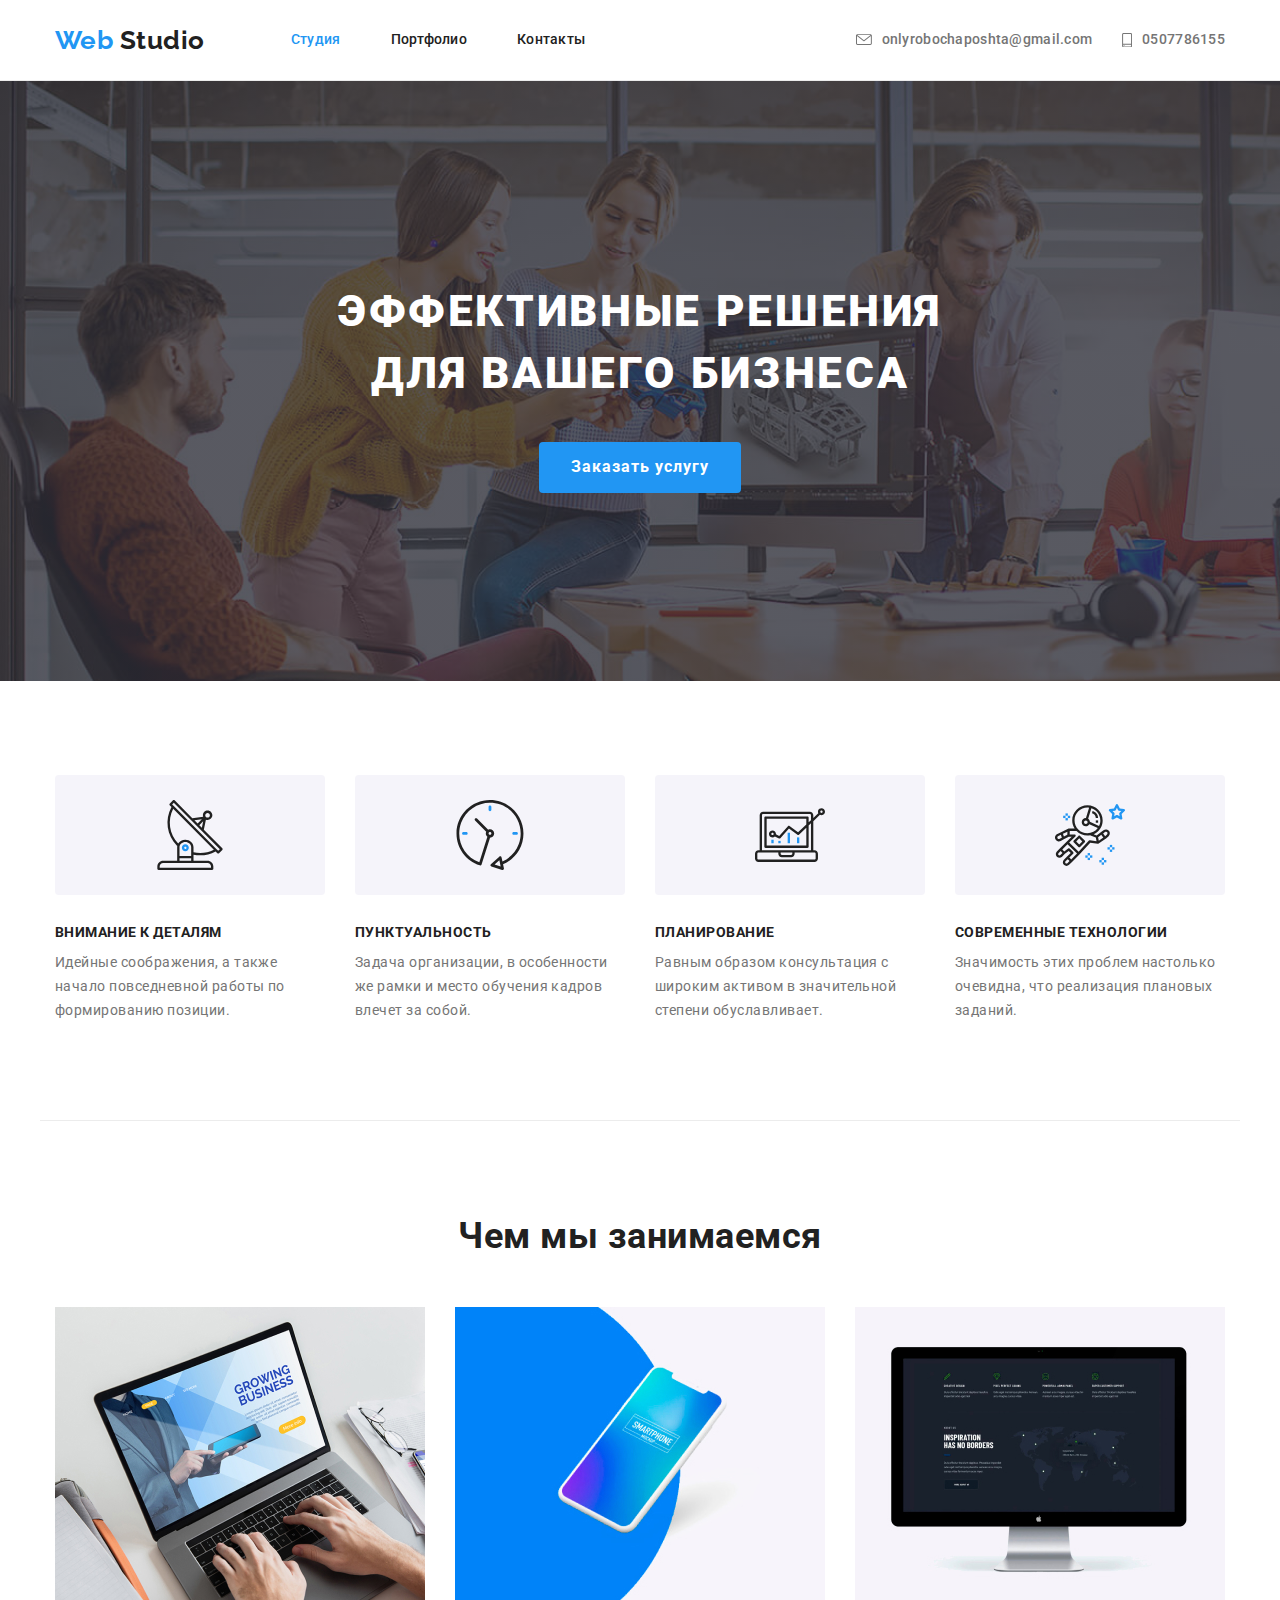
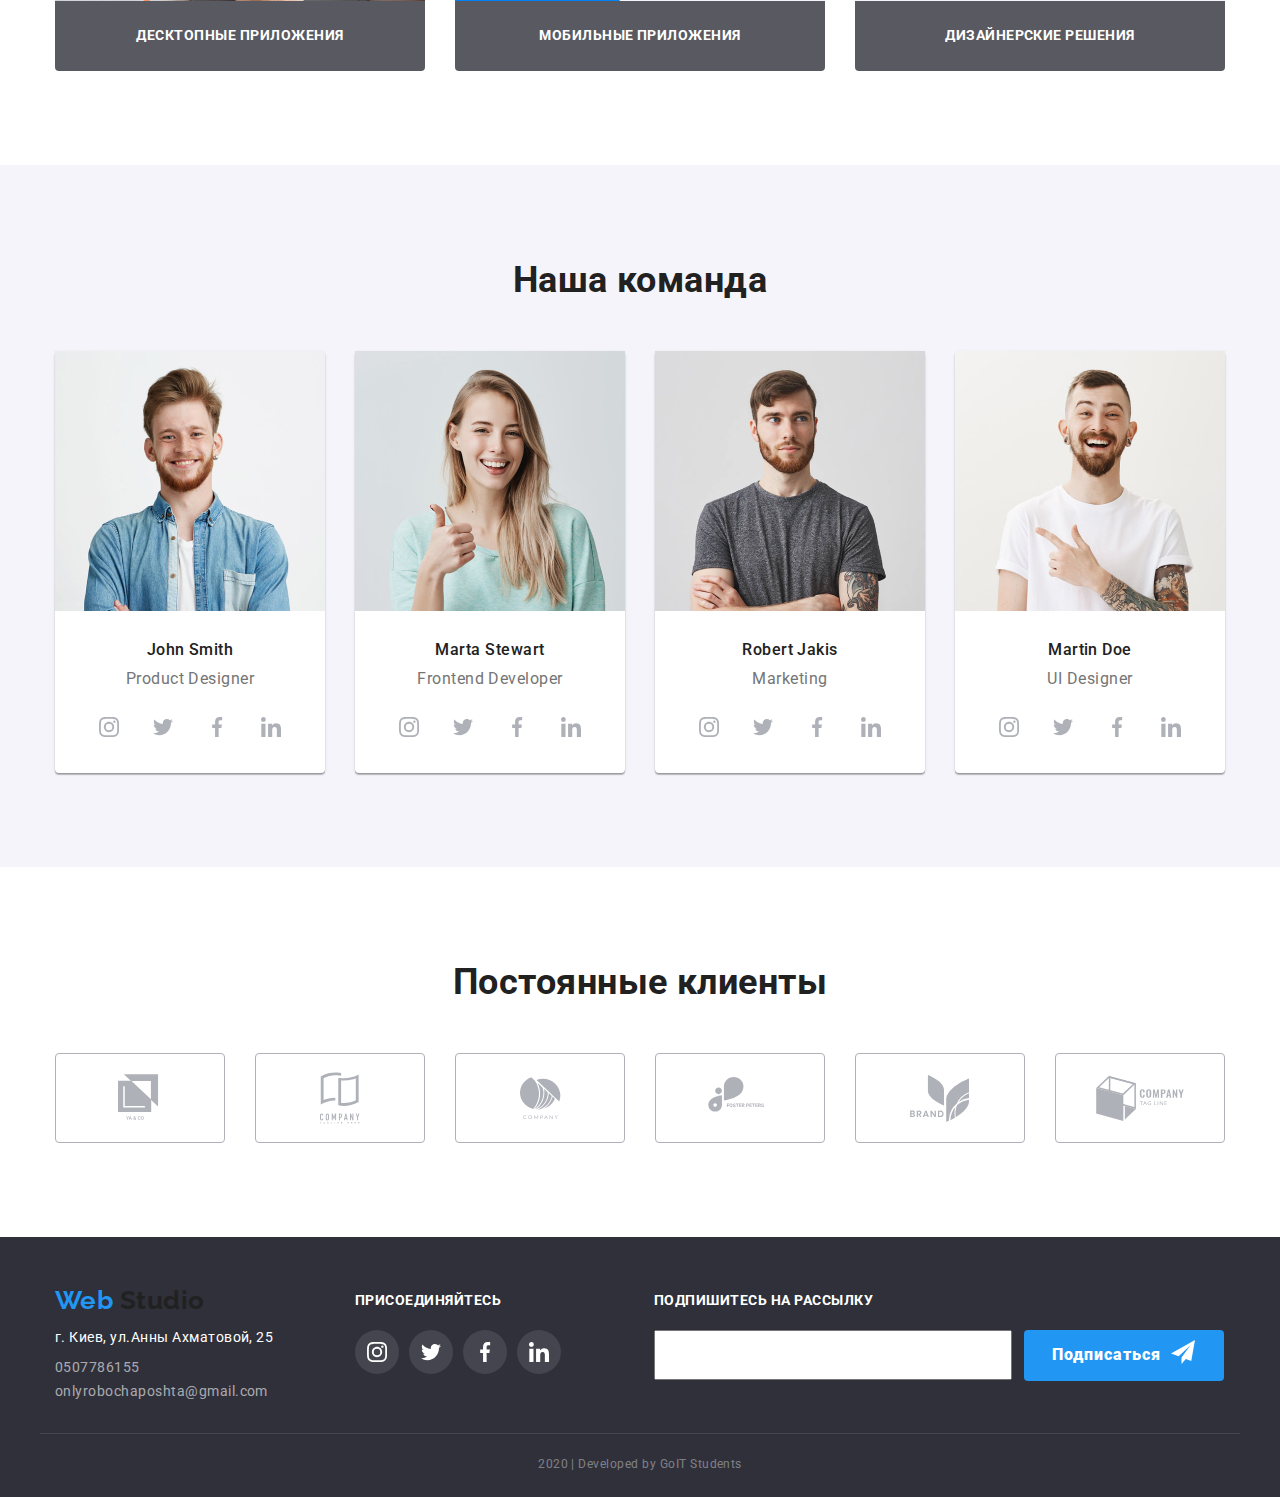
<file: index.html>
<!DOCTYPE html>
<html lang="ru">
  <head>
    <meta charset="UTF-8" />
    <meta name="viewport" content="width=device-width, initial-scale=1.0" />
    <title>Мой ДЗ</title>
    <link
      href="https://fonts.googleapis.com/css2?family=Raleway:wght@700&family=Roboto:wght@400;500;700;900&display=swap"
      rel="stylesheet"
    />
    <link
      rel="stylesheet"
      href="https://cdnjs.cloudflare.com/ajax/libs/modern-normalize/0.6.0/modern-normalize.min.css"
    />
    <link rel="stylesheet" href="./css/style.css" />
  </head>
  <body class="body">
    <header class="page-header">
      <div class="container flex-boxoll flex-boxnav">
        <nav class="flex-boxoll flex-boxnav">
          <a href="./index.html" class="general-a logo">
            <span class="color-logo">Web</span> Studio
          </a>
          <ul class="general-ul nav-list">
            <li class="nav-item">
              <a href="./index.html" class="general-nav general-a current"
                >Студия</a
              >
            </li>
            <li class="nav-item">
              <a href="./portfolio.html" class="general-nav general-a"
                >Портфолио</a
              >
            </li>
            <li class="nav-item">
              <a href="" class="general-nav general-a">Контакты</a>
            </li>
          </ul>
        </nav>
        <ul class="general-ul number-info">
          <li class="list-number">
            <a
              href="mailto:onlyrobochaposhta@gmail.com"
              class="number-nav general-a"
            >
              <svg class="mail-icon">
                <use href="./images/spryte.svg#mail"></use>
              </svg>
              onlyrobochaposhta@gmail.com
            </a>
          </li>
          <li class="list-number">
            <a href="tel:0507786155" class="number-nav general-a"
              ><svg class="phone-icon">
                <use href="./images/spryte.svg#phone"></use>
              </svg>
              0507786155
            </a>
          </li>
        </ul>
      </div>
    </header>
    <main>
      <section class="hero">
        <div class="hero-container">
          <h1 class="title-general">эффективные решения для вашего бизнеса</h1>
          <a href="" class="general-a btn">Заказать услугу</a>
        </div>
      </section>
      <section class="section-one">
        <div class="container">
          <h2 class="hidden-title">О нас</h2>
          <ul class="general-ul general-flex section-oneli">
            <!-- 1 -->
            <li class="about-us">
              <div class="link-block icon-satellite">
                <h3 class="title-text">Внимание к деталям</h3>
                <p class="paragraph-text">
                  Идейные соображения, а также начало повседневной работы по
                  формированию позиции.
                </p>
              </div>
            </li>
            <!-- 2 -->
            <li class="about-us">
              <div class="link-block icon-clock">
                <h3 class="title-text">Пунктуальность</h3>
                <p class="paragraph-text">
                  Задача организации, в особенности же рамки и место обучения
                  кадров влечет за собой.
                </p>
              </div>
            </li>
            <!-- 3 -->
            <li class="about-us">
              <div class="link-block icon-pc">
                <h3 class="title-text">Планирование</h3>
                <p class="paragraph-text">
                  Равным образом консультация с широким активом в значительной
                  степени обуславливает.
                </p>
              </div>
            </li>
            <!-- 4 -->
            <li class="about-us">
              <div class="link-block icon-astronaut">
                <h3 class="title-text">Современные технологии</h3>
                <p class="paragraph-text">
                  Значимость этих проблем настолько очевидна, что реализация
                  плановых заданий.
                </p>
              </div>
            </li>
          </ul>
        </div>
      </section>
      <section class="section-two">
        <div class="container">
          <h2 class="title-h">Чем мы занимаемся</h2>
          <ul class="general-ul general-flex work-list">
            <li class="work-calc">
              <div>
                <img
                  src="./images/img1.jpg"
                  alt="человек работает на ноутбуке"
                  width="370"
                  height="294"
                />

                <p class="text-work">Десктопные приложения</p>
              </div>
            </li>
            <li class="work-calc">
              <div>
                <img
                  src="./images/img2.jpg"
                  alt="смартфон на котором приложение"
                  width="370"
                  height="294"
                />

                <p class="text-work">Мобильные приложения</p>
              </div>
            </li>
            <li class="work-calc">
              <div>
                <img
                  src="./images/img3.jpg"
                  alt="персональный компьютер на котором сделан дизайн"
                  width="370"
                  height="294"
                />

                <p class="text-work">Дизайнерские решения</p>
              </div>
            </li>
          </ul>
        </div>
      </section>
      <section class="section-three">
        <div class="container">
          <h2 class="title-h">Наша команда</h2>
          <ul class="general-ul general-flex work-list">
            <!-- Джош Сміт -->
            <li class="work-card team-calc">
              <img
                src="./images/photo1.jpg"
                alt="фото Джош Сміт"
                width="270"
                height="260"
              />
              <h3 class="name-people">John Smith</h3>
              <p class="work-people">Product Designer</p>
              <ul class="general-ul social-network">
                <li class="item">
                  <a href="" class="social-box"
                    ><svg class="instagram">
                      <use href="./images/spryte.svg#instagram"></use>
                    </svg>
                  </a>
                </li>
                <li class="item">
                  <a href="" class="social-box"
                    ><svg class="twitter">
                      <use href="./images/spryte.svg#twitter"></use>
                    </svg>
                  </a>
                </li>
                <li class="item">
                  <a href="" class="social-box"
                    ><svg class="facebook">
                      <use href="./images/spryte.svg#facebook"></use>
                    </svg>
                  </a>
                </li>
                <li class="item">
                  <a href="" class="social-box"
                    ><svg class="linkedin">
                      <use href="./images/spryte.svg#linkedin"></use>
                    </svg>
                  </a>
                </li>
              </ul>
            </li>
            <!-- Марта Стеварт -->
            <li class="work-card team-calc">
              <img
                src="./images/photo2.jpg"
                alt="фото Марта Стеварт"
                width="270"
                height="260"
              />
              <h3 class="name-people">Marta Stewart</h3>
              <p class="work-people">Frontend Developer</p>
              <ul class="general-ul social-network">
                <li class="item">
                  <a href="" class="social-box"
                    ><svg class="instagram">
                      <use href="./images/spryte.svg#instagram"></use>
                    </svg>
                  </a>
                </li>
                <li class="item">
                  <a href="" class="social-box"
                    ><svg class="twitter">
                      <use href="./images/spryte.svg#twitter"></use>
                    </svg>
                  </a>
                </li>
                <li class="item">
                  <a href="" class="social-box"
                    ><svg class="facebook">
                      <use href="./images/spryte.svg#facebook"></use>
                    </svg>
                  </a>
                </li>
                <li class="item">
                  <a href="" class="social-box"
                    ><svg class="linkedin">
                      <use href="./images/spryte.svg#linkedin"></use>
                    </svg>
                  </a>
                </li>
              </ul>
            </li>
            <!-- Роберт Джахис -->
            <li class="work-card team-calc">
              <img
                src="./images/photo3.jpg"
                alt="фото Роберт Джахис"
                width="270"
                height="260"
              />
              <h3 class="name-people">Robert Jakis</h3>
              <p class="work-people">Marketing</p>
              <ul class="general-ul social-network">
                <li class="item">
                  <a href="" class="social-box"
                    ><svg class="instagram">
                      <use href="./images/spryte.svg#instagram"></use>
                    </svg>
                  </a>
                </li>
                <li class="item">
                  <a href="" class="social-box"
                    ><svg class="twitter">
                      <use href="./images/spryte.svg#twitter"></use>
                    </svg>
                  </a>
                </li>
                <li class="item">
                  <a href="" class="social-box"
                    ><svg class="facebook">
                      <use href="./images/spryte.svg#facebook"></use>
                    </svg>
                  </a>
                </li>
                <li class="item">
                  <a href="" class="social-box"
                    ><svg class="linkedin">
                      <use href="./images/spryte.svg#linkedin"></use>
                    </svg>
                  </a>
                </li>
              </ul>
            </li>
            <!-- Мартин Дуе -->
            <li class="work-card team-calc">
              <img
                src="./images/photo4.jpg"
                alt="фото Мартин Дуе"
                width="270"
                height="260"
              />
              <h3 class="name-people">Martin Doe</h3>
              <p class="work-people">UI Designer</p>
              <ul class="general-ul social-network">
                <li class="item">
                  <a href="" class="social-box"
                    ><svg class="instagram">
                      <use href="./images/spryte.svg#instagram"></use>
                    </svg>
                  </a>
                </li>
                <li class="item">
                  <a href="" class="social-box"
                    ><svg class="twitter">
                      <use href="./images/spryte.svg#twitter"></use>
                    </svg>
                  </a>
                </li>
                <li class="item">
                  <a href="" class="social-box"
                    ><svg class="facebook">
                      <use href="./images/spryte.svg#facebook"></use>
                    </svg>
                  </a>
                </li>
                <li class="item">
                  <a href="" class="social-box"
                    ><svg class="linkedin">
                      <use href="./images/spryte.svg#linkedin"></use>
                    </svg>
                  </a>
                </li>
              </ul>
            </li>
          </ul>
        </div>
      </section>
      <section class="section-four">
        <div class="container">
          <h2 class="title-h">Постоянные клиенты</h2>
          <ul class="general-ul company">
            <li class="item-company">
              <a href="" class="general-a company-border">
                <svg class="logo-one">
                  <use href="./images/spryte.svg#logo-1"></use>
                </svg>
              </a>
            </li>
            <li class="item-company">
              <a href="" class="general-a company-border">
                <svg class="logo-two">
                  <use href="./images/spryte.svg#logo-2"></use>
                </svg>
              </a>
            </li>
            <li class="item-company">
              <a href="" class="general-a company-border">
                <svg class="logo-three">
                  <use href="./images/spryte.svg#logo-3"></use>
                </svg>
              </a>
            </li>
            <li class="item-company">
              <a href="" class="general-a company-border">
                <svg class="logo-four">
                  <use href="./images/spryte.svg#logo-4"></use>
                </svg>
              </a>
            </li>
            <li class="item-company">
              <a href="" class="general-a company-border">
                <svg class="logo-five">
                  <use href="./images/spryte.svg#logo-5"></use>
                </svg>
              </a>
            </li>
            <li class="item-company">
              <a href="" class="general-a company-border">
                <svg class="logo-six">
                  <use href="./images/spryte.svg#logo-6"></use>
                </svg>
              </a>
            </li>
          </ul>
        </div>
      </section>
    </main>
    <footer class="bg-footer">
      <div class="container">
        <div class="flex-footer">
          <div class="adrfooter-div">
            <a href="./index.html" class="general-a logo">
              <span class="color-logo">Web</span> Studio</a
            >
            <address class="general-address">
              <p class="street">г. Киев, ул.Анны Ахматовой, 25</p>
              <ul class="general-ul address-ul">
                <li>
                  <a href="tel:0507786155" class="general-a number-footer"
                    >0507786155</a
                  >
                </li>
                <li>
                  <a
                    href="mailto:onlyrobochaposhta@gmail.com"
                    class="general-a number-footer"
                  >
                    onlyrobochaposhta@gmail.com
                  </a>
                </li>
              </ul>
            </address>
          </div>
          <div class="footer-m">
            <h2 class="footer-heading">присоединяйтесь</h2>
            <ul class="general-ul general-flex">
              <li class="item">
                <a href="" class="general-a fsocial-box">
                  <svg class="instagram-two">
                    <use href="./images/spryte.svg#instagram-2"></use>
                  </svg>
                </a>
              </li>
              <li class="item">
                <a href="" class="general-a fsocial-box">
                  <svg class="twitter-two">
                    <use href="./images/spryte.svg#twitter-2"></use>
                  </svg>
                </a>
              </li>
              <li class="item">
                <a href="" class="general-a fsocial-box">
                  <svg class="facebook-two">
                    <use href="./images/spryte.svg#facebook-2"></use>
                  </svg>
                </a>
              </li>
              <li class="item">
                <a href="" class="general-a fsocial-box">
                  <svg class="linkedin-two">
                    <use href="./images/spryte.svg#linkedin-2"></use>
                  </svg>
                </a>
              </li>
            </ul>
          </div>
          <div class="ssfooter-div">
            <h2 class="footer-heading">Подпишитесь на рассылку</h2>
            <div class="flex-sub">
              <input type="text" name="Email" class="input" />
              <a href="" class="general-a footerbtn-text i">Подписаться</a>
            </div>
          </div>
        </div>
      </div>
      <p class="copyright">2020 | Developed by GoIT Students</p>
    </footer>
  </body>
</html>
</file>
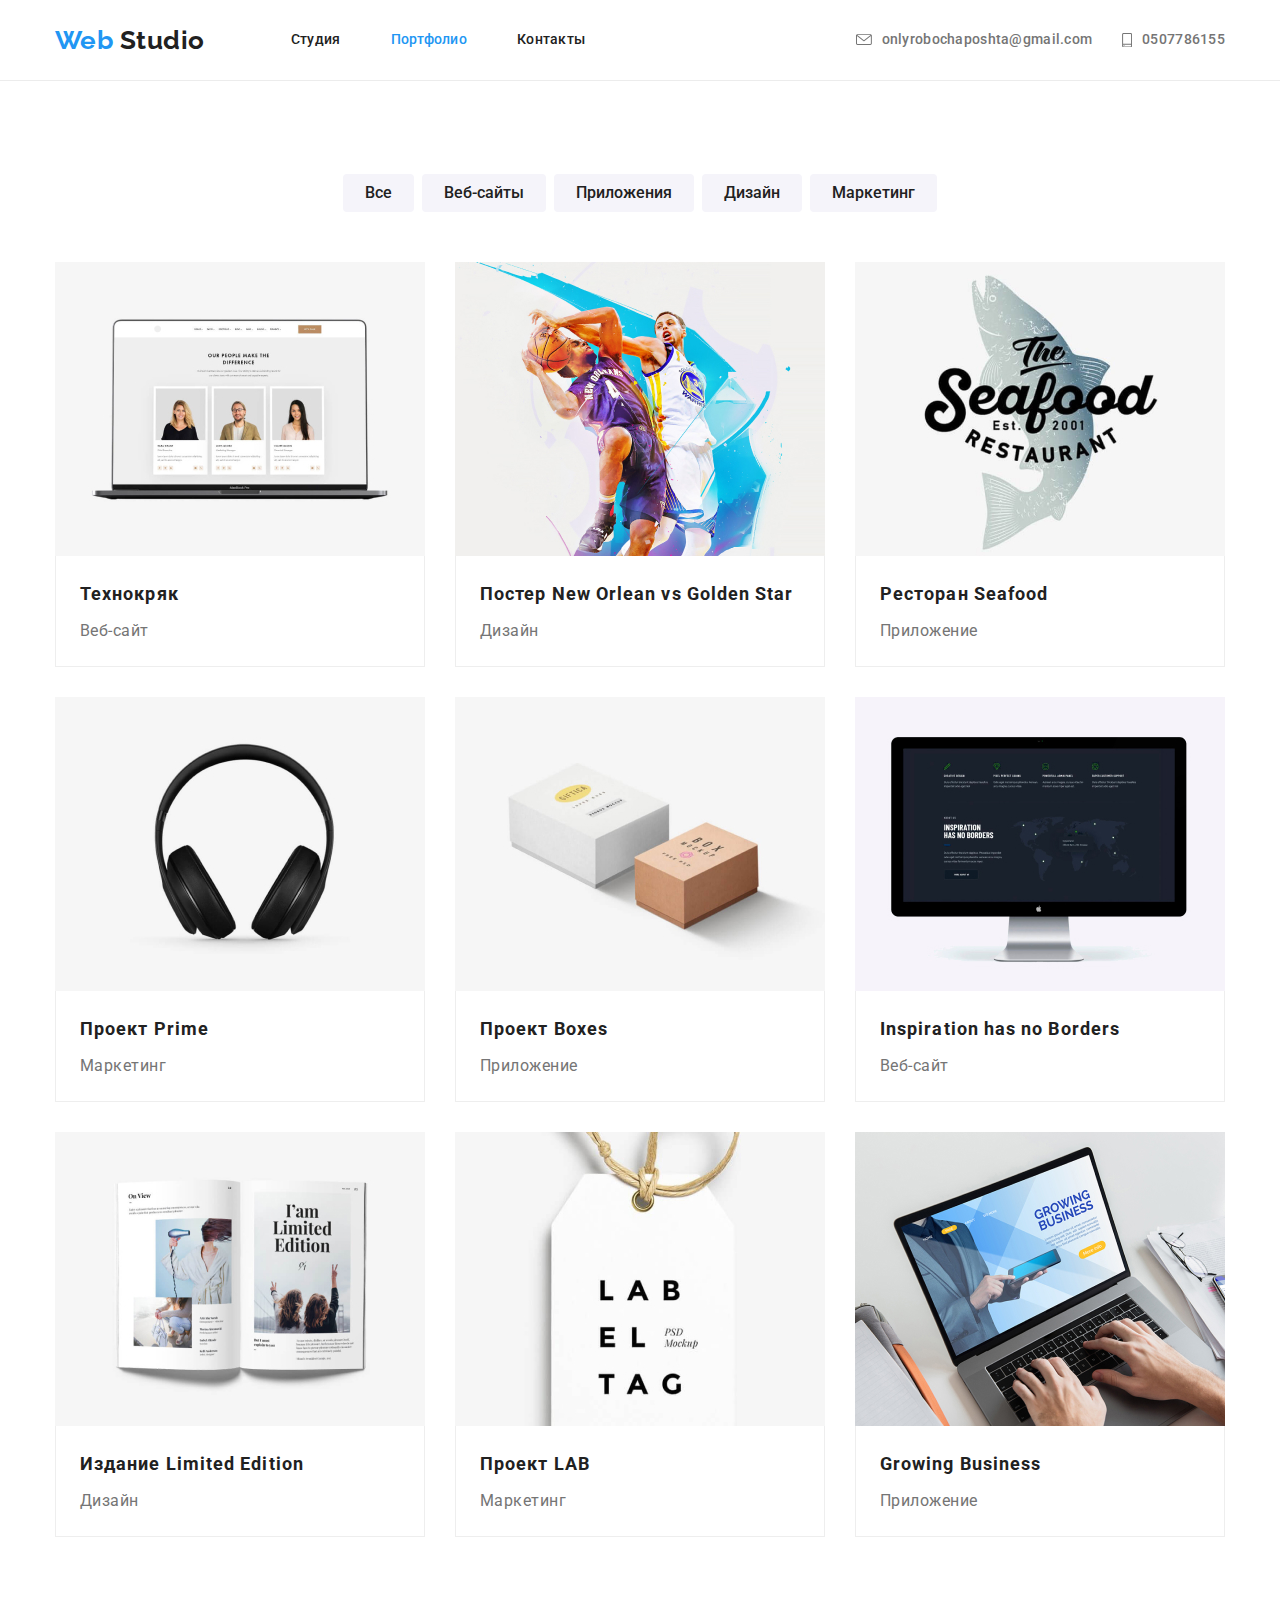
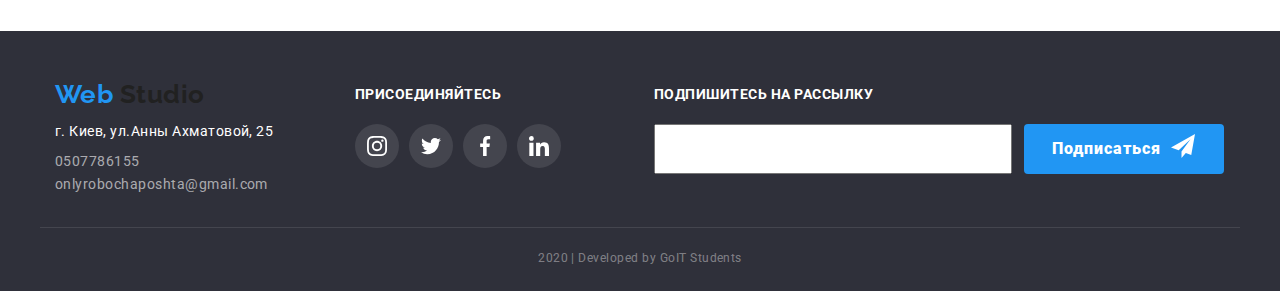
<file: portfolio.html>
<!DOCTYPE html>
<html lang="ru">
  <head>
    <meta charset="UTF-8" />
    <meta name="viewport" content="width=device-width, initial-scale=1.0" />
    <title>Мой ДЗ</title>
    <link
      href="https://fonts.googleapis.com/css2?family=Raleway:wght@700&family=Roboto:wght@400;500;700;900&display=swap"
      rel="stylesheet"
    />
    <link
      rel="stylesheet"
      href="https://cdnjs.cloudflare.com/ajax/libs/modern-normalize/0.6.0/modern-normalize.min.css"
    />
    <link rel="stylesheet" href="./css/style.css" />
  </head>

  <body class="body">
    <header class="page-header">
      <div class="container flex-boxoll flex-boxnav">
        <nav class="flex-boxoll flex-boxnav">
          <a href="./index.html" class="general-a logo">
            <span class="color-logo">Web</span> Studio
          </a>
          <ul class="general-ul nav-list">
            <li class="nav-item">
              <a href="./index.html" class="general-nav general-a">Студия</a>
            </li>
            <li class="nav-item">
              <a href="./portfolio.html" class="general-nav general-a current"
                >Портфолио</a
              >
            </li>
            <li class="nav-item">
              <a href="" class="general-nav general-a">Контакты</a>
            </li>
          </ul>
        </nav>
        <ul class="general-ul number-info">
          <li class="list-number">
            <a
              href="mailto:onlyrobochaposhta@gmail.com"
              class="number-nav general-a"
            >
              <svg class="mail-icon">
                <use href="./images/spryte.svg#mail"></use>
              </svg>
              onlyrobochaposhta@gmail.com
            </a>
          </li>
          <li class="list-number">
            <a href="tel:0507786155" class="number-nav general-a"
              ><svg class="phone-icon">
                <use href="./images/spryte.svg#phone"></use>
              </svg>
              0507786155
            </a>
          </li>
        </ul>
      </div>
    </header>
    <main>
      <section>
        <div class="container-portfolio">
          <h1 class="hidden-title">Нашы проекты</h1>
          <ul class="general-ul flex-boxoll button-list">
            <li class="button-m">
              <button type="button" class="button-box">
                <span class="button-text"> Все </span>
              </button>
            </li>
            <li class="button-m">
              <button type="button" class="button-box">Веб-сайты</button>
            </li>
            <li class="button-m">
              <button type="button" class="button-box">Приложения</button>
            </li>
            <li class="button-m">
              <button type="button" class="button-box">Дизайн</button>
            </li>
            <li class="button-m">
              <button type="button" class="button-box">Маркетинг</button>
            </li>
          </ul>
          <ul class="general-ul p-list">
            <li class="flex-li">
              <a href="" class="general-a">
                <img
                  src="./images/img-porfolio.jpg"
                  alt=""
                  width="370"
                  height="294"
                  class="custom-img"
                />
                <div class="portfolio-card">
                  <h2 class="portfolio-h">Технокряк</h2>
                  <p class="portfolio-pone">Веб-сайт</p>
                </div>
                <p class="portfolio-text card-bg">
                  <!-- Технокряк это современная площадка распространения коронавируса.
                Компании используют эту платформу для цифрового шпионажа и атак
                на защищённые сервера конкурентов. -->
                </p>
              </a>
            </li>
            <li class="flex-li">
              <a href="" class="general-a">
                <img
                  src="./images/img-porfolio2.jpg"
                  alt=""
                  width="370"
                  height="294"
                  class="custom-img"
                />
                <div class="portfolio-card">
                  <h2 class="portfolio-h">Постер New Orlean vs Golden Star</h2>
                  <p class="portfolio-pone">Дизайн</p>
                </div>
                <p class="portfolio-text card-bg">
                  <!-- Технокряк это современная площадка распространения коронавируса.
                Компании используют эту платформу для цифрового шпионажа и атак
                на защищённые сервера конкурентов. -->
                </p>
              </a>
            </li>
            <li class="flex-li">
              <a href="" class="general-a">
                <img
                  src="./images/img-porfolio3.jpg"
                  alt=""
                  width="370"
                  height="294"
                  class="custom-img"
                />
                <div class="portfolio-card">
                  <h2 class="portfolio-h">Ресторан Seafood</h2>
                  <p class="portfolio-pone">Приложение</p>
                </div>
                <p class="portfolio-text card-bg">
                  <!-- Технокряк это современная площадка распространения коронавируса.
                Компании используют эту платформу для цифрового шпионажа и атак
                на защищённые сервера конкурентов. -->
                </p>
              </a>
            </li>
            <li class="flex-li">
              <a href="" class="general-a">
                <img
                  src="./images/img-porfolio4.jpg"
                  alt=""
                  width="370"
                  height="294"
                  class="custom-img"
                />
                <div class="portfolio-card">
                  <h2 class="portfolio-h">Проект Prime</h2>
                  <p class="portfolio-pone">Маркетинг</p>
                </div>
                <p class="portfolio-text card-bg">
                  <!-- Технокряк это современная площадка распространения коронавируса.
                                Компании используют эту платформу для цифрового шпионажа и атак
                                на защищённые сервера конкурентов. -->
                </p>
              </a>
            </li>
            <li class="flex-li">
              <a href="" class="general-a">
                <img
                  src="./images/img-porfolio5.jpg"
                  alt=""
                  width="370"
                  height="294"
                  class="custom-img"
                />
                <div class="portfolio-card">
                  <h2 class="portfolio-h">Проект Boxes</h2>
                  <p class="portfolio-pone">Приложение</p>
                </div>
                <p class="portfolio-text card-bg">
                  <!-- Технокряк это современная площадка распространения коронавируса.
                                Компании используют эту платформу для цифрового шпионажа и атак
                                на защищённые сервера конкурентов. -->
                </p>
              </a>
            </li>
            <li class="flex-li">
              <a href="" class="general-a">
                <img
                  src="./images/img-porfolio6.jpg"
                  alt=""
                  width="370"
                  height="294"
                  class="custom-img"
                />
                <div class="portfolio-card">
                  <h2 class="portfolio-h">Inspiration has no Borders</h2>
                  <p class="portfolio-pone">Веб-сайт</p>
                </div>
                <p class="portfolio-text card-bg">
                  <!-- Технокряк это современная площадка распространения коронавируса.
                                Компании используют эту платформу для цифрового шпионажа и атак
                                на защищённые сервера конкурентов. -->
                </p>
              </a>
            </li>
            <li class="flex-li">
              <a href="" class="general-a">
                <img
                  src="./images/img-porfolio7.jpg"
                  alt=""
                  width="370"
                  height="294"
                  class="custom-img"
                />
                <div class="portfolio-card">
                  <h2 class="portfolio-h">Издание Limited Edition</h2>
                  <p class="portfolio-pone">Дизайн</p>
                </div>
                <p class="portfolio-text card-bg">
                  <!-- Технокряк это современная площадка распространения коронавируса.
                                Компании используют эту платформу для цифрового шпионажа и атак
                                на защищённые сервера конкурентов. -->
                </p>
              </a>
            </li>
            <li class="flex-li">
              <a href="" class="general-a">
                <img
                  src="./images/img-porfolio8.jpg"
                  alt=""
                  width="370"
                  height="294"
                  class="custom-img"
                />
                <div class="portfolio-card">
                  <h2 class="portfolio-h">Проект LAB</h2>
                  <p class="portfolio-pone">Маркетинг</p>
                </div>
                <p class="portfolio-text card-bg">
                  <!-- Технокряк это современная площадка распространения коронавируса.
                Компании используют эту платформу для цифрового шпионажа и атак
                на защищённые сервера конкурентов. -->
                </p>
              </a>
            </li>
            <li class="flex-li">
              <a href="" class="general-a">
                <img src="./images/img1.jpg" alt="" class="custom-img" />
                <div class="portfolio-card">
                  <h2 class="portfolio-h">Growing Business</h2>
                  <p class="portfolio-pone">Приложение</p>
                </div>
                <p class="portfolio-text card-bg">
                  <!-- Технокряк это современная площадка распространения коронавируса.
                Компании используют эту платформу для цифрового шпионажа и атак
                на защищённые сервера конкурентов. -->
                </p>
              </a>
            </li>
          </ul>
        </div>
      </section>
    </main>
    <footer class="bg-footer">
      <div class="container">
        <div class="flex-footer">
          <div class="adrfooter-div">
            <a href="./index.html" class="general-a logo">
              <span class="color-logo">Web</span> Studio</a
            >
            <address class="general-address">
              <p class="street">г. Киев, ул.Анны Ахматовой, 25</p>
              <ul class="general-ul address-ul">
                <li>
                  <a href="tel:0507786155" class="general-a number-footer"
                    >0507786155</a
                  >
                </li>
                <li>
                  <a
                    href="mailto:onlyrobochaposhta@gmail.com"
                    class="general-a number-footer"
                  >
                    onlyrobochaposhta@gmail.com
                  </a>
                </li>
              </ul>
            </address>
          </div>
          <div class="footer-m">
            <h2 class="footer-heading">присоединяйтесь</h2>
            <ul class="general-ul general-flex">
              <li class="item">
                <a href="" class="general-a fsocial-box">
                  <svg class="instagram-two">
                    <use href="./images/spryte.svg#instagram-2"></use>
                  </svg>
                </a>
              </li>
              <li class="item">
                <a href="" class="general-a fsocial-box">
                  <svg class="twitter-two">
                    <use href="./images/spryte.svg#twitter-2"></use>
                  </svg>
                </a>
              </li>
              <li class="item">
                <a href="" class="general-a fsocial-box">
                  <svg class="facebook-two">
                    <use href="./images/spryte.svg#facebook-2"></use>
                  </svg>
                </a>
              </li>
              <li class="item">
                <a href="" class="general-a fsocial-box">
                  <svg class="linkedin-two">
                    <use href="./images/spryte.svg#linkedin-2"></use>
                  </svg>
                </a>
              </li>
            </ul>
          </div>
          <div class="ssfooter-div">
            <h2 class="footer-heading">Подпишитесь на рассылку</h2>
            <div class="flex-sub">
              <input type="text" name="Email" class="input" />
              <a href="" class="general-a footerbtn-text i">Подписаться</a>
            </div>
          </div>
        </div>
      </div>
      <p class="copyright">2020 | Developed by GoIT Students</p>
    </footer>
  </body>
</html>
</file>
<file: css/style.css>
/* osnovnoy podsvrtka /bg-a-o-nas2 #2196F3 */
/*  osnovnoy bez podsvrtka  #757575 */
/* osn #212121 */
/* #FFFFFF */
/* bg-a-o-nas1 #F5F4FA */
/* фоон #FFFFFF */
/* другий фон #F5F4FA */
/* задний фон футра  #2F303A */
:root {
  --bg-white-text: rgba(148, 148, 148, 0.103);
  --primary-text-color: #212121;
  --acent-text-color: #2196f3;
  --primery-text-white: #ffffff;
  --connection: #757575;
  --bg-none-light: #f5f4fa;
  --footer-number: rgba(255, 255, 255, 0.6);
  --footer-year: rgba(255, 255, 255, 0.4);
  --bg-footer: #2f303a;
  --incogniti-gb-card-portfolio: rgba(33, 150, 243, 0.9);
}
/* .chec {
  outline: 1px solid tomato;
  background-color: yellowgreen;
}
.chec2 {
  outline: 1px solid black;
  background-color: yellowgreen;
} */
.hidden-title {
  margin: 0;
  display: none;
}
/* general */
body {
  background-color: #fff;
  color: var(--primary-text-color);
  letter-spacing: 0.03em;
  font-family: Roboto, sans-serif;
}

img {
  display: block;
}

.general-a {
  text-decoration: none;
  color: var(--primary-text-color);
}
.general-ul {
  margin: 0;
  padding: 0;
  list-style: none;
}

.btn {
  color: var(--primery-text-white);
  background-color: var(--acent-text-color);

  font-weight: 700;
  font-size: 16px;
  line-height: 1.9;
  letter-spacing: 0.06em;

  display: inline-block;
  border-radius: 4px;
  padding: 10px 32px;
  text-align: center;
  min-width: 200px;
}
.footerbtn-text {
  color: var(--primery-text-white);
  background-color: var(--acent-text-color);

  font-weight: 900;
  font-size: 16px;
  line-height: 1.9;
  letter-spacing: 0.06em;

  display: flex;
  border-radius: 4px;
  padding: 10px 28px;
  text-align: center;
  min-width: 200px;
}

.i::after {
  content: '';
  display: block;
  width: 24px;
  height: 24px;
  background-repeat: no-repeat;
  background-position: center;

  margin-left: 10px;

  background-image: url(../images/icon-send.svg);
}
.container {
  margin: 0 auto;
  width: 1200px;
  padding-left: 15px;
  padding-right: 15px;
}

.link-block {
  display: block;
}

.link-block::before {
  display: block;
  content: '';
  width: 270px;
  height: 120px;
  background-repeat: no-repeat;
  background-position: center;
  background-color: var(--bg-none-light);
  border-radius: 4px;
}
.icon-satellite::before {
  background-image: url(../images/satellite.svg);
}

.icon-clock::before {
  background-image: url(../images/clock.svg);
}

.icon-pc::before {
  background-image: url(../images/pc.svg);
}

.icon-astronaut::before {
  background-image: url(../images/astronaut.svg);
}

.page-header {
  border-bottom-width: 1px;
  border-bottom-style: solid;
  border-bottom-color: #ececec;
}

/* header */
/* nav */

.general-nav {
  color: var(--primary-text-color);

  display: block;

  padding-top: 32px;
  padding-bottom: 32px;

  font-weight: 500;
  font-size: 14px;
  line-height: 1.14;
  letter-spacing: 0.02em;
  outline: none;
}
.number-nav {
  display: flex;
  align-items: center;
  color: var(--connection);

  font-weight: 500;
  font-size: 14px;
  line-height: 1.14;
  letter-spacing: 0.02em;
  outline: none;
}

.general-nav:hover,
.general-nav:focus,
.number-nav:hover,
.number-nav:focus {
  color: var(--acent-text-color);
  --color5: var(--acent-text-color);
  --color2: var(--acent-text-color);
}

.phone-icon {
  fill: currentColor;
  width: 10px;
  height: 14.94px;

  margin-right: 10px;
}
.mail-icon {
  fill: currentColor;
  width: 16px;
  height: 11.2px;

  margin-right: 10px;
}

/* .number-nav::before {
  content: '';

  margin-right: 10px;
}

.mail-icon::before {


  background-image: url(../images/mail.svg);
}
*/

.list-number {
  display: flex;
}
.number-info .list-number:not(:last-child) {
  margin-right: 30px;
}

.number-info {
  margin-left: auto;
}

.current {
  color: var(--acent-text-color);
}

/* flex */

.general-ul.nav-list {
  display: flex;
}

.nav-list .nav-item:not(:last-child) {
  margin-right: 50px;
}
.nav-list {
  margin-left: 86px;
}

.number-info {
  display: flex;
}
.flex-boxoll {
  display: flex;
}
.flex-boxnav {
  align-items: center;
}
/* header container */

/* main */
/* general */

.hero {
  background-image: linear-gradient(
      to right,
      rgba(47, 48, 58, 0.8),
      rgba(47, 48, 58, 0.8)
    ),
    url(../images/header.jpg);
  /* background-color: rgb(70, 70, 70); */
  max-width: 1600px;
  text-align: center;

  margin-left: auto;
  margin-right: auto;
}

.hero-container {
  margin: 0 auto;

  width: 1200px;
  height: 600px;

  padding-top: 200px;
  padding-bottom: 200px;
}
.title-general {
  color: var(--primery-text-white);

  margin-top: 0;
  margin-bottom: 38px;
  margin-left: auto;
  margin-right: auto;

  width: 646px;

  font-weight: 900;
  font-size: 44px;
  line-height: 1.4;
  text-transform: uppercase;

  letter-spacing: 0.06em;
}

.title-h {
  margin-top: 0px;
  margin-bottom: 50px;

  font-weight: 700;
  font-size: 36px;
  line-height: 1.17;
  text-align: center;
}
.title-text {
  height: 16px;
  margin-top: 30px;
  margin-bottom: 0px;

  font-weight: 700;
  font-size: 14px;
  line-height: 1.14;
  text-transform: uppercase;
}
.paragraph-text {
  color: var(--connection);

  height: 75px;

  margin-top: 10px;
  margin-bottom: 0px;

  font-weight: 400;
  font-size: 14px;
  line-height: 1.714;
}

/* O nas */

.section-one .container {
  padding-top: 94px;
  padding-bottom: 94px;
  border-bottom: 1px solid #ececec;
}

.about-us {
  width: calc((100% - 90px) / 4);
  margin-right: 30px;
}
.about-us:nth-child(4n) {
  margin-right: 0px;
}

/* flex */
.general-flex {
  display: flex;
}

/* What are we doing */
.section-two .container {
  padding-top: 94px;
  padding-bottom: 94px;
}
.text-work {
  color: var(--primery-text-white);
  background: rgba(47, 48, 58, 0.8);
  border-radius: 0px 0px 4px 4px;

  width: 370px;
  height: 70px;

  margin-top: 0px;
  margin-bottom: 0px;
  padding-top: 27px;

  font-weight: 700;
  font-size: 14px;
  line-height: 1.14;
  text-align: center;
  text-transform: uppercase;
}

.work-card {
  background: var(--primery-text-white);
  height: 422px;

  padding-bottom: 24px;

  border-radius: 4px;
  box-shadow: 0px 2px 1px rgba(0, 0, 0, 0.2), 0px 1px 1px rgba(0, 0, 0, 0.14),
    0px 1px 3px rgba(0, 0, 0, 0.12);
}
.work-calc {
  width: calc((100% - 60px) / 3);
  margin-right: 30px;
}
.work-calc:nth-child(3n) {
  margin-right: 0px;
}

.section-three {
  background-color: var(--bg-none-light);
}
.section-three .container {
  padding-bottom: 94px;
  padding-top: 94px;
}

/* our team */
.name-people {
  margin-top: 30px;
  margin-bottom: 0px;

  font-weight: 500;
  font-size: 16px;
  line-height: 1.18;
  text-align: center;
}
.team-calc {
  width: calc((100% - 90px) / 4);
  margin-right: 30px;
}
.team-calc:nth-child(4n) {
  margin-right: 0px;
}
.work-people {
  color: var(--connection);

  margin-top: 10px;
  margin-bottom: 0px;

  font-weight: 400;
  font-size: 16px;
  line-height: 1.18;
  text-align: center;
}

.social-network {
  margin-top: 16px;

  display: flex;
  justify-content: center;
}
.section {
  background-color: var(--bg-none-light);
}
.social-box {
  display: flex;
  align-items: center;
  /* padding-left: 12px; */
  background-color: var(--primery-text-white);
  width: 44px;
  height: 44px;
  border-radius: 50%;
  outline: none;
}

.instagram {
  fill: currentColor;
  width: 20px;
  height: 20px;
  margin-left: auto;
  margin-right: auto;
}
.twitter {
  fill: currentColor;
  width: 20px;
  height: 20px;
  margin-left: auto;
  margin-right: auto;
}
.facebook {
  fill: currentColor;
  width: 20px;
  height: 20px;
  margin-left: auto;
  margin-right: auto;
}
.linkedin {
  fill: currentColor;
  width: 20px;
  height: 20px;
  margin-left: auto;
  margin-right: auto;
}
.social-box:hover,
.social-box:focus {
  background-color: var(--acent-text-color);
  --color3: var(--primery-text-white);
  --color4: var(--primery-text-white);
}

/* Company  */
.section-four .container {
  padding-top: 94px;
  padding-bottom: 94px;
}
.company-border {
  display: flex;
  align-items: center;

  width: 170px;
  height: 90px;

  border: 1px solid #afb1b8;
  outline: none;
  border-radius: 4px;
}

.company-border:hover,
.company-border:focus {
  border-color: var(--acent-text-color);
  --color3: var(--acent-text-color);
}
.logo-one {
  fill: currentColor;
  width: 44.27px;
  height: 49.23px;

  margin-right: auto;
  margin-left: auto;
}
.logo-two {
  fill: currentColor;

  width: 40px;
  height: 52px;

  margin-right: auto;
  margin-left: auto;
}
.logo-three {
  fill: currentColor;

  width: 41px;
  height: 42.6px;

  margin-right: auto;
  margin-left: auto;
}
.logo-four {
  fill: currentColor;

  width: 79.66px;
  height: 42.02px;

  margin-right: auto;
  margin-left: auto;
}
.logo-five {
  fill: currentColor;

  width: 59px;
  height: 47px;

  margin-right: auto;
  margin-left: auto;
}
.logo-six {
  fill: currentColor;

  width: 88.48px;
  height: 45.44px;

  margin-right: auto;
  margin-left: auto;
}

.company {
  display: flex;
  justify-content: center;
}
.item-company {
  width: calc((100% - 150px) / 6);
  margin-right: 30px;
}
.item-company:nth-child(6n) {
  margin-right: 0px;
}
.social-network .item:not(:last-child) {
  margin-right: 10px;
}
/* logo */
.logo {
  color: var(--primary-text-color);
  font-family: Raleway;
  font-weight: 700;
  font-size: 26px;
  line-height: 1.19;
}
.color-logo {
  color: var(--acent-text-color);
}

/* footer */

.bg-footer {
  background-color: var(--bg-footer);
}

.general-address {
  font-style: normal;

  width: 231px;

  margin-right: 69px;
}

.footer-m .footer-heading {
  width: 145px;
  height: 16px;
}

.footer-heading {
  color: var(--primery-text-white);
  margin-top: 0px;
  margin-bottom: 21px;

  margin-right: 0px;

  font-weight: 700;
  font-size: 14px;
  line-height: 1.14;
  text-transform: uppercase;
}
.number-footer {
  color: var(--footer-number);

  font-weight: normal;
  font-size: 14px;
  line-height: 1.71;
}

.street {
  color: var(--primery-text-white);

  width: 231px;
  height: 21px;

  margin-top: 10px;
  margin-bottom: 0px;

  font-weight: 400;
  font-size: 14px;
  line-height: 1.71;
}
.fsocial-box {
  display: flex;
  align-items: center;

  background-color: rgba(255, 255, 255, 0.1);
  width: 44px;
  height: 44px;

  border-radius: 50%;
  outline: none;
}
.fsocial-box:hover,
.fsocial-box:focus {
  background-color: var(--acent-text-color);
}

.instagram-two {
  fill: currentColor;

  width: 20px;
  height: 20px;

  margin-left: auto;
  margin-right: auto;
}
.twitter-two {
  fill: currentColor;

  width: 20px;
  height: 20px;

  margin-left: auto;
  margin-right: auto;
}
.facebook-two {
  fill: currentColor;

  width: 20px;
  height: 20px;

  margin-left: auto;
  margin-right: auto;
}
.linkedin-two {
  fill: currentColor;

  width: 20px;
  height: 20px;

  margin-left: auto;
  margin-right: auto;
}

.copyright {
  color: var(--footer-year);
  margin-top: 0px;
  margin-bottom: 0px;
  padding-top: 18px;
  padding-bottom: 21px;

  font-weight: 400;
  font-size: 12px;
  line-height: 2;
  text-align: center;
}

.input {
  margin-right: 12px;
  width: 358px;
  height: 50px;
}

.adrfooter-div {
  margin-top: 48px;
}

.ssfooter-div {
  margin-top: 56px;
}
.address-ul {
  width: 231px;
  height: 21px;

  margin-top: 9px;
  margin-bottom: 28px;
}

.footer-m {
  width: 206px;
  height: 81px;

  margin-top: 56px;
  margin-right: 93px;
}
.bg-footer .container {
  padding-bottom: 28px;
  border-bottom: 1px solid rgba(255, 255, 255, 0.1);
}

.flex-footer {
  display: flex;
}

.general-flex .item:not(:last-child) {
  margin-right: 10px;
}

.flex-sub {
  display: flex;
}
/* portfolio */

/* main */
/* кнопки */

.container-portfolio {
  margin-top: 93px;
  margin-bottom: 94px;
  margin-left: auto;
  margin-right: auto;
  width: 1200px;
  padding-left: 15px;
  padding-right: 15px;
}
.button-list {
  margin-bottom: 50px;
  justify-content: center;
}

.button-box {
  color: var(--primary-text-color);
  background-color: var(--bg-none-light);

  padding: 6px 22px;
  border: none;
  border-radius: 4px;

  font-family: Roboto;
  font-weight: 500;
  font-size: 16px;
  line-height: 1.62;

  outline: none;
}
.button-m:not(:last-child) {
  margin-right: 8px;
}

.button-box:hover,
.button-box:focus {
  background-color: var(--acent-text-color);
  color: var(--primery-text-white);
  box-shadow: 0px 2px 2px rgba(0, 0, 0, 0.12), 0px 1px 2px rgba(0, 0, 0, 0.08),
    0px 3px 1px rgba(0, 0, 0, 0.1);
}
/* список работ */

.portfolio-h {
  color: var(--primary-text-color);

  width: 322px;

  margin-top: 0px;
  margin-bottom: 0px;

  font-weight: 700;
  font-size: 18px;
  line-height: 2;
  letter-spacing: 0.06em;
}
.portfolio-pone {
  color: var(--connection);

  width: 322px;
  margin-left: 0px;
  margin-right: 0px;
  margin-top: 4px;
  margin-bottom: 0px;

  font-weight: 400;
  font-size: 16px;
  line-height: 1.87;
}
.portfolio-text {
  color: var(--primery-text-white);

  width: 322px;

  margin-top: 0px;
  margin-bottom: 0px;

  font-weight: 400;
  font-size: 18px;
  line-height: 1.56;
}

.p-list {
  display: flex;
  flex-wrap: wrap;
}
.portfolio-card {
  padding-left: 24px;
  padding-right: 24px;
  padding-top: 20px;
  padding-bottom: 20px;

  /* Установит стили правой рамки */
  border-right-width: 1px;
  border-right-style: solid;
  border-right-color: #eeeeee;

  /* Установит стили нинжней рамки */
  border-bottom-width: 1px;
  border-bottom-style: solid;
  border-bottom-color: #eeeeee;

  /* Установит стили левой рамки */
  border-left-width: 1px;
  border-left-style: solid;
  border-left-color: #eeeeee;
}

.flex-li {
  width: calc((100% - 60px) / 3);
  margin-right: 30px;
  margin-bottom: 30px;
}
.flex-li:nth-child(3n) {
  margin-right: 0px;
}
.flex-li:nth-last-child(-n + 3) {
  margin-bottom: 0px;
}
.flex-li .general-a {
  display: block;
  outline: none;
}
.flex-li .general-a:hover,
.flex-li .general-a:focus {
  box-shadow: 1px 4px 6px rgba(0, 0, 0, 0.16), 0px 4px 4px rgba(0, 0, 0, 0.06),
    0px 1px 1px rgba(0, 0, 0, 0.12);
}
</file>
